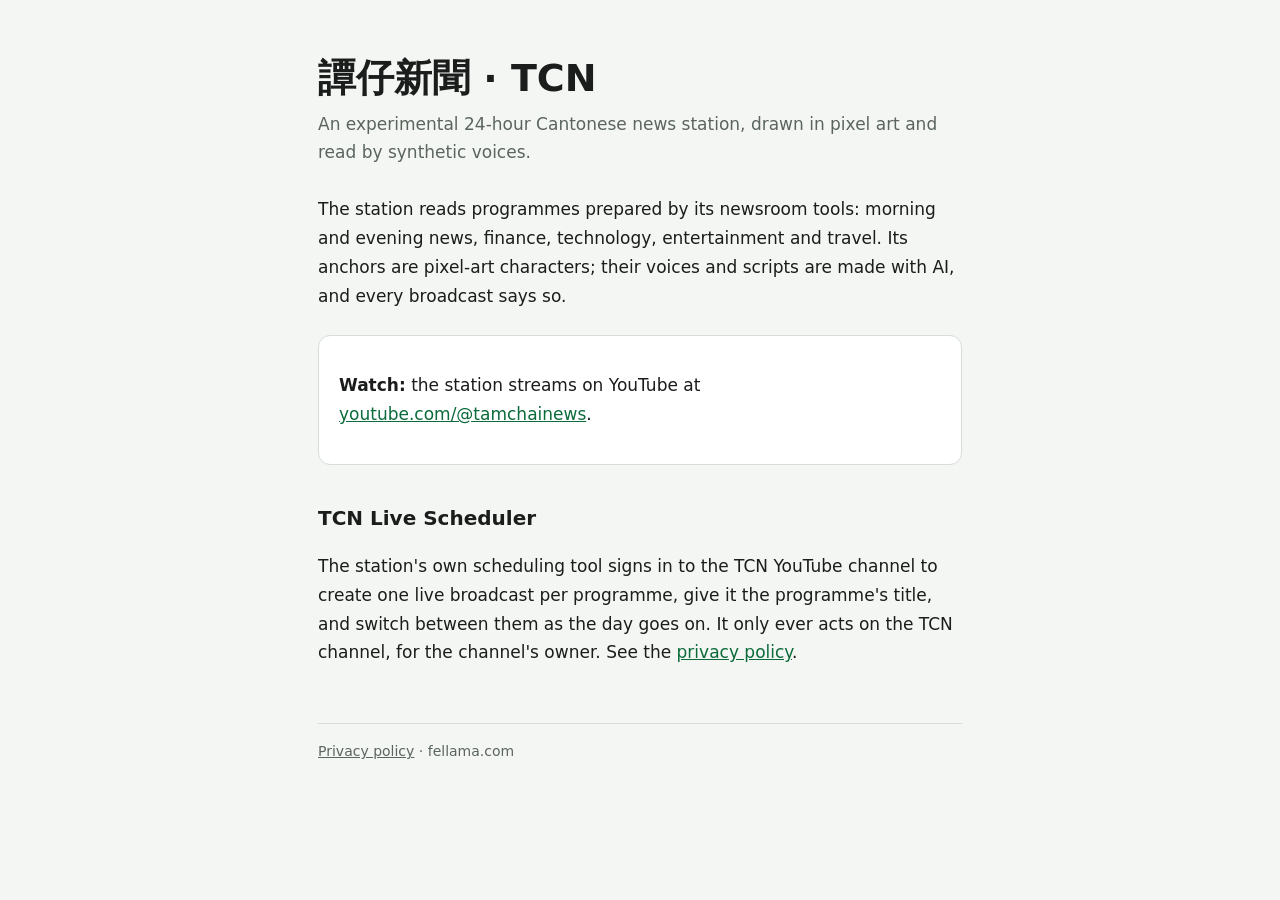
<file: index.html>
<!doctype html>
<html lang="en">
<head>
<meta charset="utf-8">
<meta name="viewport" content="width=device-width, initial-scale=1">
<title>譚仔新聞 · TCN</title>
<meta name="description" content="譚仔新聞 (TCN) is an experimental 24-hour Cantonese news station drawn in pixel art and read by synthetic voices.">
<link rel="stylesheet" href="style.css">
</head>
<body>
<main>
  <h1>譚仔新聞 · TCN</h1>
  <p class="lede">An experimental 24-hour Cantonese news station, drawn in pixel art and read by synthetic voices.</p>

  <p>The station reads programmes prepared by its newsroom tools: morning and evening news, finance, technology, entertainment and travel. Its anchors are pixel-art characters; their voices and scripts are made with AI, and every broadcast says so.</p>

  <div class="card">
    <p><b>Watch:</b> the station streams on YouTube at <a href="https://www.youtube.com/@tamchainews">youtube.com/@tamchainews</a>.</p>
  </div>

  <h2>TCN Live Scheduler</h2>
  <p>The station's own scheduling tool signs in to the TCN YouTube channel to create one live broadcast per programme, give it the programme's title, and switch between them as the day goes on. It only ever acts on the TCN channel, for the channel's owner. See the <a href="privacy">privacy policy</a>.</p>

  <footer>
    <a href="privacy">Privacy policy</a> · fellama.com
  </footer>
</main>
</body>
</html>
</file>
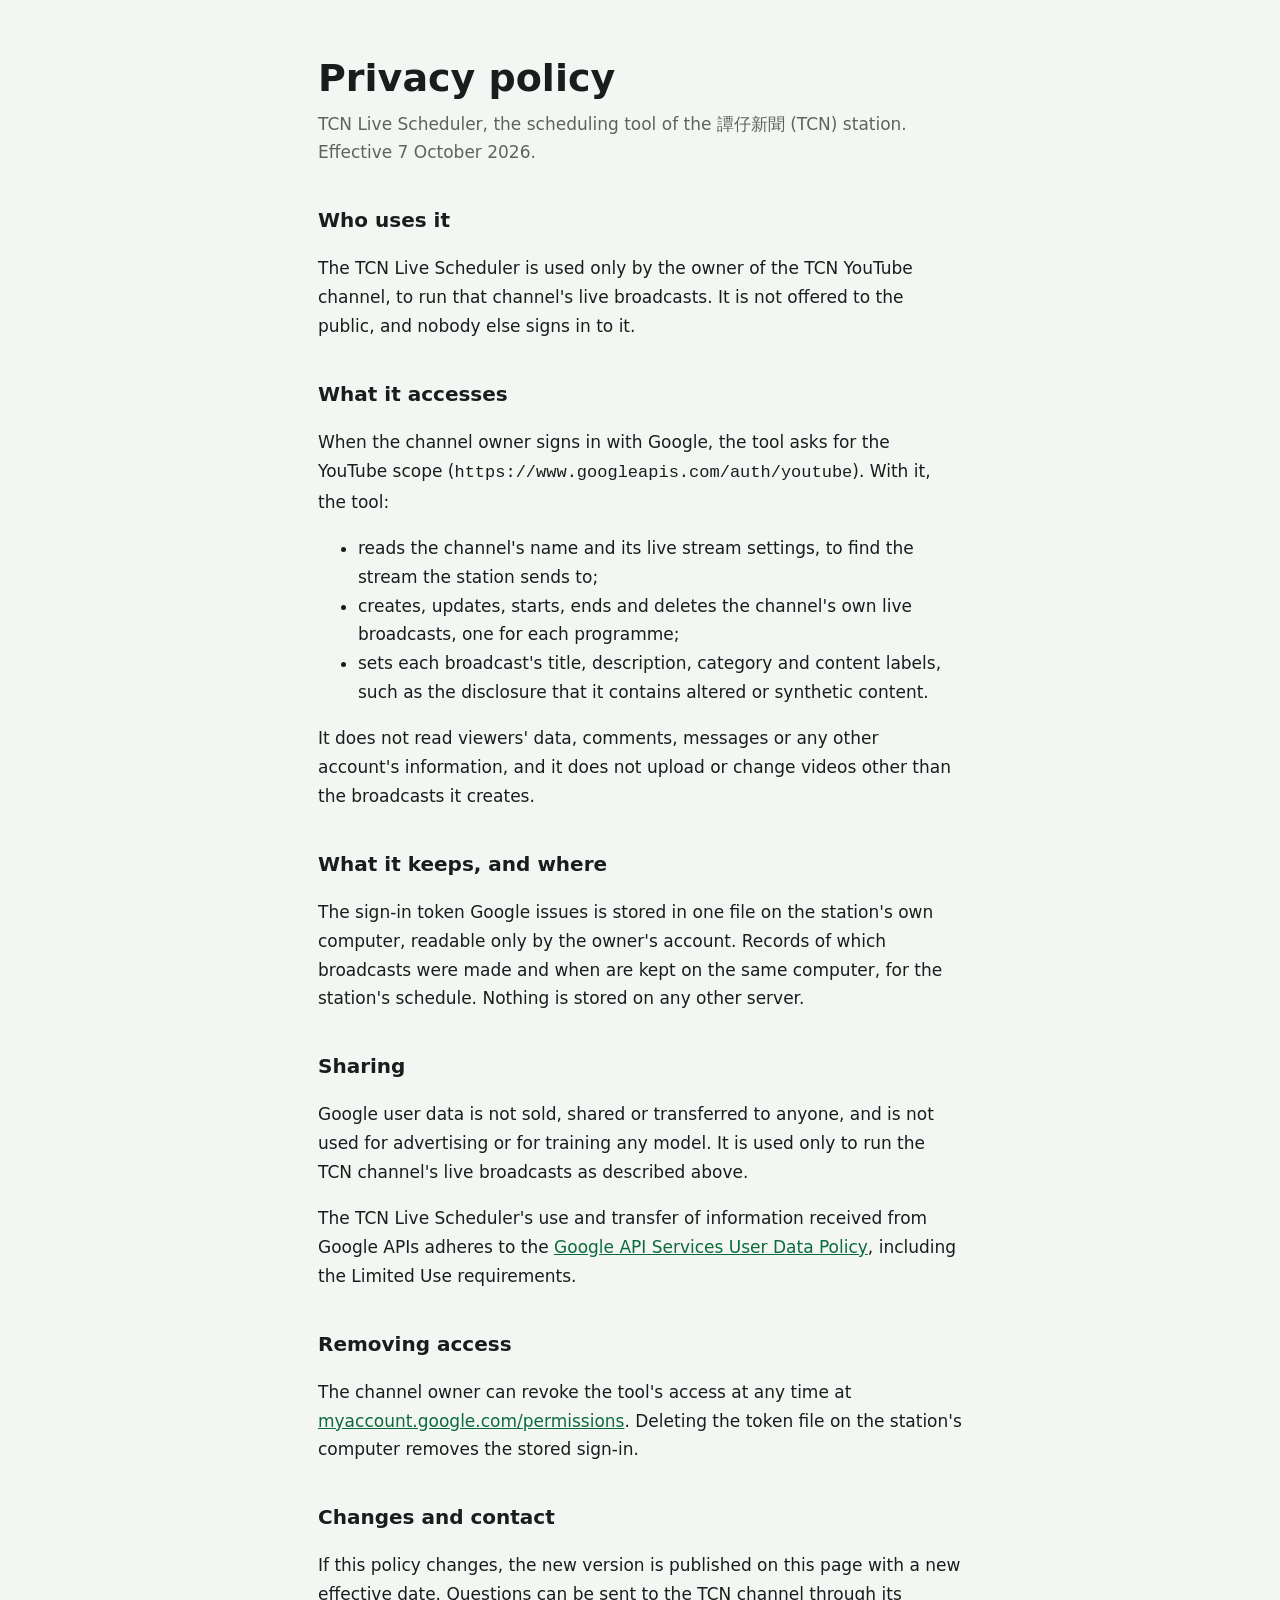
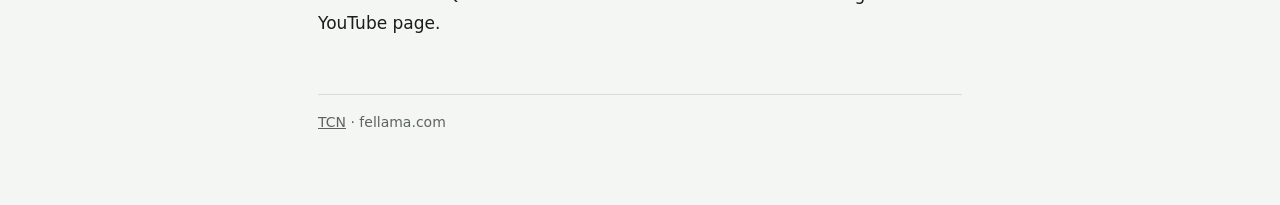
<file: privacy.html>
<!doctype html>
<html lang="en">
<head>
<meta charset="utf-8">
<meta name="viewport" content="width=device-width, initial-scale=1">
<title>Privacy policy · TCN Live Scheduler</title>
<meta name="description" content="How the TCN Live Scheduler uses Google and YouTube data.">
<link rel="stylesheet" href="style.css">
</head>
<body>
<main>
  <h1>Privacy policy</h1>
  <p class="lede">TCN Live Scheduler, the scheduling tool of the 譚仔新聞 (TCN) station. Effective 7 October 2026.</p>

  <h2>Who uses it</h2>
  <p>The TCN Live Scheduler is used only by the owner of the TCN YouTube channel, to run that channel's live broadcasts. It is not offered to the public, and nobody else signs in to it.</p>

  <h2>What it accesses</h2>
  <p>When the channel owner signs in with Google, the tool asks for the YouTube scope (<code>https://www.googleapis.com/auth/youtube</code>). With it, the tool:</p>
  <ul>
    <li>reads the channel's name and its live stream settings, to find the stream the station sends to;</li>
    <li>creates, updates, starts, ends and deletes the channel's own live broadcasts, one for each programme;</li>
    <li>sets each broadcast's title, description, category and content labels, such as the disclosure that it contains altered or synthetic content.</li>
  </ul>
  <p>It does not read viewers' data, comments, messages or any other account's information, and it does not upload or change videos other than the broadcasts it creates.</p>

  <h2>What it keeps, and where</h2>
  <p>The sign-in token Google issues is stored in one file on the station's own computer, readable only by the owner's account. Records of which broadcasts were made and when are kept on the same computer, for the station's schedule. Nothing is stored on any other server.</p>

  <h2>Sharing</h2>
  <p>Google user data is not sold, shared or transferred to anyone, and is not used for advertising or for training any model. It is used only to run the TCN channel's live broadcasts as described above.</p>
  <p>The TCN Live Scheduler's use and transfer of information received from Google APIs adheres to the <a href="https://developers.google.com/terms/api-services-user-data-policy">Google API Services User Data Policy</a>, including the Limited Use requirements.</p>

  <h2>Removing access</h2>
  <p>The channel owner can revoke the tool's access at any time at <a href="https://myaccount.google.com/permissions">myaccount.google.com/permissions</a>. Deleting the token file on the station's computer removes the stored sign-in.</p>

  <h2>Changes and contact</h2>
  <p>If this policy changes, the new version is published on this page with a new effective date. Questions can be sent to the TCN channel through its YouTube page.</p>

  <footer>
    <a href="./">TCN</a> · fellama.com
  </footer>
</main>
</body>
</html>
</file>
<file: style.css>
:root {
  --bg: #f4f6f3;
  --surface: #ffffff;
  --text: #1a1d1b;
  --muted: #5b655e;
  --line: #d6ddd6;
  --brand: #0b6b3a;
  --font: "Noto Sans HK", "PingFang HK", system-ui, -apple-system, "Segoe UI", sans-serif;
}
@media (prefers-color-scheme: dark) {
  :root { --bg: #111512; --surface: #18201b; --text: #e6ebe7; --muted: #9ca79f; --line: #2c3830; --brand: #39b072; }
}
* { box-sizing: border-box; }
body { margin: 0; background: var(--bg); color: var(--text); font: 17px/1.7 var(--font); }
main { max-width: 680px; margin: 0 auto; padding: 56px 18px 72px; }
h1 { font-size: clamp(28px, 6vw, 38px); line-height: 1.2; margin: 0 0 8px; }
h2 { font-size: 20px; margin: 36px 0 6px; }
p, li { max-width: 64ch; }
.lede { color: var(--muted); margin: 0 0 28px; }
a { color: var(--brand); }
.card { background: var(--surface); border: 1px solid var(--line); border-radius: 12px; padding: 18px 20px; margin: 24px 0; }
footer { margin-top: 56px; padding-top: 16px; border-top: 1px solid var(--line); color: var(--muted); font-size: 14px; }
footer a { color: inherit; }
</file>
